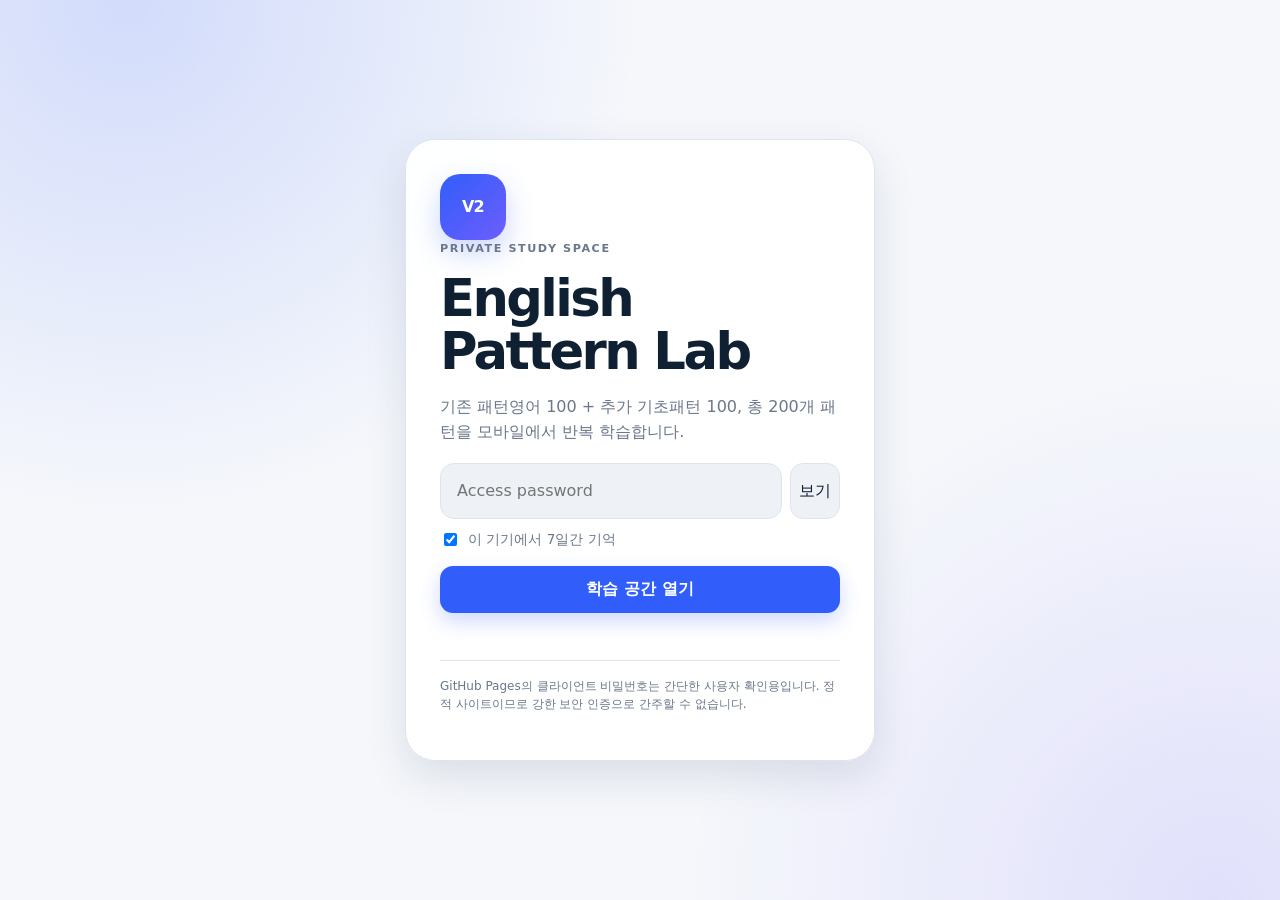
<file: index.html>
<!doctype html><html lang="ko"><head><meta charset="utf-8"><meta name="viewport" content="width=device-width,initial-scale=1,viewport-fit=cover"><meta name="theme-color" content="#10264f"><meta name="color-scheme" content="light dark"><meta name="description" content="영어회화 패턴 200개를 학습하는 모바일 PWA"><link rel="manifest" href="manifest.webmanifest"><link rel="icon" href="icon.svg" type="image/svg+xml"><link rel="stylesheet" href="styles.css"><title>English Pattern Lab V2</title></head><body>
<noscript><div style="padding:24px">JavaScript가 필요합니다.</div></noscript>
<section id="auth" class="auth"><div class="auth-card"><div class="logo">V2</div><p class="eyebrow">PRIVATE STUDY SPACE</p><h1>English Pattern Lab</h1><p>기존 패턴영어 100 + 추가 기초패턴 100, 총 200개 패턴을 모바일에서 반복 학습합니다.</p><form id="authForm"><div class="pwrow"><input id="pw" type="password" autocomplete="current-password" placeholder="Access password" required><button class="icon" id="pwToggle" type="button">보기</button></div><label class="check"><input id="remember" type="checkbox" checked> 이 기기에서 7일간 기억</label><button class="btn primary" style="width:100%;margin-top:8px">학습 공간 열기</button><p id="authMsg" class="tiny" style="color:var(--bad);min-height:1.2em"></p></form><p class="security">GitHub Pages의 클라이언트 비밀번호는 간단한 사용자 확인용입니다. 정적 사이트이므로 강한 보안 인증으로 간주할 수 없습니다.</p></div></section>
<div id="shell" class="shell hide"><header class="topbar"><div class="brand"><button class="logo" data-nav="home" style="border:0">V2</button><div><strong>English Pattern Lab</strong><small id="subtitle">200 lessons · 2 courses</small></div></div><div class="topactions"><button id="install" class="btn ghost wide hide">앱 설치</button><button id="randomBtn" class="icon" title="랜덤 학습">⤨</button><button id="settingsBtn" class="icon" title="설정">⚙</button></div></header>
<main id="main" class="main"><section class="view active" data-view="home" id="home"></section><section class="view" data-view="learn" id="learn"></section><section class="view" data-view="cards" id="cards"></section><section class="view" data-view="quiz" id="quiz"></section><section class="view" data-view="library" id="library"></section><section class="view" data-view="stats" id="stats"></section></main>
<nav class="bottom"><button data-nav="home" class="active"><b>⌂</b><small>홈</small></button><button data-nav="learn"><b>▤</b><small>학습</small></button><button data-nav="cards"><b>◫</b><small>카드</small></button><button data-nav="quiz"><b>✓</b><small>퀴즈</small></button><button data-nav="library"><b>⌕</b><small>표현</small></button></nav></div>
<dialog id="settings" class="dialog"><div class="dialog-head"><div><p class="eyebrow">PREFERENCES</p><b>학습 설정</b></div><button class="icon" onclick="this.closest('dialog').close()">✕</button></div><div id="settingsBody" class="dialog-body"></div></dialog>
<dialog id="speech" class="dialog"><div class="dialog-head"><div><p class="eyebrow">SPEAKING PRACTICE</p><b>말하기 연습</b></div><button class="icon" onclick="this.closest('dialog').close()">✕</button></div><div id="speechBody" class="dialog-body"></div></dialog>
<div id="toast" class="toast"></div><input id="importFile" type="file" accept="application/json" class="hide">
<script src="data.js"></script><script src="app.js"></script></body></html>
</file>
<file: styles.css>
:root{--bg:#f5f7fb;--surface:#fff;--surface2:#eef2f7;--text:#102033;--muted:#6b778a;--line:#dce4ee;--accent:#315efb;--accent2:#6d5dfc;--good:#14855d;--warn:#b56b00;--bad:#bd3d46;--shadow:0 16px 42px rgba(33,49,72,.12);--radius:22px;--fs:1;--safe:env(safe-area-inset-bottom,0px)}
:root[data-theme="dark"]{--bg:#09111f;--surface:#111c2d;--surface2:#18263b;--text:#edf3ff;--muted:#9aa9bd;--line:#2a3a52;--accent:#76a3ff;--accent2:#9d8cff;--good:#54d29c;--warn:#f1b45d;--bad:#ff8f99;--shadow:0 18px 50px rgba(0,0,0,.34)}
*{box-sizing:border-box}html{font-size:calc(16px*var(--fs));scroll-behavior:smooth}body{margin:0;background:var(--bg);color:var(--text);font-family:Inter,ui-sans-serif,system-ui,-apple-system,BlinkMacSystemFont,"Segoe UI","Noto Sans KR",Arial,sans-serif;line-height:1.55;-webkit-font-smoothing:antialiased}button,input,select,textarea{font:inherit;color:inherit}button{cursor:pointer}.hide{display:none!important}.muted{color:var(--muted)}.tiny{font-size:.75rem}.eyebrow{font-size:.7rem;letter-spacing:.14em;font-weight:850;color:var(--accent);text-transform:uppercase;margin:0 0 6px}.pill{display:inline-flex;align-items:center;gap:5px;padding:5px 9px;border-radius:999px;background:var(--surface2);border:1px solid var(--line);font-size:.72rem;color:var(--muted)}.pill.blue{color:var(--accent);background:color-mix(in srgb,var(--accent) 10%,var(--surface))}
.auth{min-height:100dvh;display:grid;place-items:center;padding:24px;background:radial-gradient(circle at 10% 0%,rgba(49,94,251,.18),transparent 35%),radial-gradient(circle at 95% 100%,rgba(109,93,252,.15),transparent 35%),var(--bg)}.auth-card{width:min(100%,470px);padding:34px;border:1px solid var(--line);border-radius:30px;background:color-mix(in srgb,var(--surface) 95%,transparent);box-shadow:var(--shadow);backdrop-filter:blur(16px)}.logo{width:66px;height:66px;border-radius:20px;display:grid;place-items:center;background:linear-gradient(135deg,var(--accent),var(--accent2));color:#fff;font-weight:900;letter-spacing:-.04em;box-shadow:0 12px 28px rgba(49,94,251,.25)}.auth h1{font-size:clamp(2rem,8vw,3.2rem);line-height:1.05;letter-spacing:-.05em;margin:14px 0 10px}.auth p{color:var(--muted)}.pwrow{display:flex;gap:8px;margin:18px 0 10px}.pwrow input{flex:1;min-width:0;padding:15px 16px;border:1px solid var(--line);border-radius:14px;background:var(--surface2);outline:none}.pwrow input:focus{border-color:var(--accent);box-shadow:0 0 0 4px color-mix(in srgb,var(--accent) 12%,transparent)}.check{display:flex;gap:8px;align-items:center;color:var(--muted);font-size:.85rem;margin:8px 0}.security{border-top:1px solid var(--line);padding-top:16px;margin-top:20px!important;font-size:.75rem}
.btn,.icon,.chip{border:0;border-radius:13px;min-height:44px}.btn{padding:10px 16px;font-weight:780;background:var(--surface2);border:1px solid var(--line)}.btn.primary{background:var(--accent);color:#fff;border-color:transparent;box-shadow:0 8px 20px color-mix(in srgb,var(--accent) 24%,transparent)}.btn.ghost{background:transparent}.btn.good{color:var(--good)}.btn.bad{color:var(--bad)}.icon{min-width:44px;padding:8px;background:var(--surface2);border:1px solid var(--line)}.chip{padding:7px 11px;background:var(--surface);border:1px solid var(--line);color:var(--muted);min-height:36px}.chip.active{border-color:var(--accent);color:var(--accent);background:color-mix(in srgb,var(--accent) 8%,var(--surface))}
.shell{min-height:100dvh}.topbar{height:66px;position:sticky;top:0;z-index:20;display:flex;align-items:center;justify-content:space-between;padding:9px max(14px,calc((100vw - 1240px)/2));background:color-mix(in srgb,var(--bg) 84%,transparent);backdrop-filter:blur(18px);border-bottom:1px solid color-mix(in srgb,var(--line) 74%,transparent)}.brand{display:flex;gap:10px;align-items:center}.brand .logo{width:39px;height:39px;border-radius:13px;font-size:.72rem}.brand strong{display:block;line-height:1.1}.brand small{color:var(--muted);font-size:.68rem}.topactions{display:flex;gap:7px}.main{width:min(1240px,100%);margin:auto;padding:22px 18px 104px}.view{display:none}.view.active{display:block;animation:up .2s ease}@keyframes up{from{opacity:.45;transform:translateY(5px)}to{opacity:1;transform:none}}
.bottom{position:fixed;left:50%;bottom:max(8px,var(--safe));z-index:30;transform:translateX(-50%);width:min(600px,calc(100% - 16px));display:grid;grid-template-columns:repeat(5,1fr);gap:4px;padding:7px;border:1px solid var(--line);border-radius:22px;background:color-mix(in srgb,var(--surface) 92%,transparent);box-shadow:var(--shadow);backdrop-filter:blur(18px)}.bottom button{border:0;background:transparent;color:var(--muted);border-radius:15px;min-height:52px;display:grid;place-items:center;align-content:center;gap:1px}.bottom button.active{background:var(--surface2);color:var(--accent)}.bottom b{font-size:1.1rem;line-height:1}.bottom small{font-size:.67rem;font-weight:750}
.hero{display:grid;grid-template-columns:1.25fr .75fr;gap:18px}.hero-main{border-radius:28px;padding:30px;min-height:275px;color:white;background:linear-gradient(140deg,#0d2248,#1d3f7d 58%,#5a56c9);position:relative;overflow:hidden}.hero-main:after{content:"";position:absolute;right:-65px;top:-65px;width:250px;height:250px;border-radius:50%;border:1px solid rgba(255,255,255,.18);box-shadow:0 0 0 36px rgba(255,255,255,.04),0 0 0 72px rgba(255,255,255,.03)}.hero h1{font-size:clamp(2.3rem,5vw,4.4rem);line-height:1;letter-spacing:-.055em;margin:10px 0 14px;max-width:700px}.hero-main p{max-width:650px;color:#dce8ff}.hero-actions{display:flex;flex-wrap:wrap;gap:8px;margin-top:22px}.hero-main .btn{background:rgba(255,255,255,.13);border-color:rgba(255,255,255,.22);color:#fff}.hero-main .btn.primary{background:#fff;color:#14336a}.hero-side{display:grid;grid-template-columns:1fr 1fr;gap:10px}.metric,.panel,.course-card,.lesson-card,.expr-card{background:var(--surface);border:1px solid var(--line);border-radius:var(--radius);box-shadow:0 8px 24px rgba(42,57,78,.05)}.metric{padding:18px}.metric strong{display:block;font-size:1.8rem;letter-spacing:-.04em}.metric span{font-size:.76rem;color:var(--muted)}.section-head{display:flex;justify-content:space-between;align-items:end;gap:12px;margin:28px 0 12px}.section-head h2{margin:0;font-size:1.2rem;letter-spacing:-.025em}.section-head p{margin:4px 0 0;color:var(--muted);font-size:.8rem}.grid2{display:grid;grid-template-columns:repeat(2,1fr);gap:12px}.course-card{padding:20px;position:relative;overflow:hidden}.course-card h3{margin:9px 0 5px;font-size:1.25rem}.course-card p{color:var(--muted);font-size:.82rem}.course-card .progress{margin:16px 0 10px}.course-badge{display:inline-flex;padding:5px 9px;border-radius:999px;font-size:.7rem;background:color-mix(in srgb,var(--accent) 9%,var(--surface2));color:var(--accent);font-weight:800}.progress{height:8px;background:var(--surface2);border-radius:99px;overflow:hidden}.progress>i{display:block;height:100%;background:linear-gradient(90deg,var(--accent),var(--accent2));border-radius:inherit}
.toolbar{position:sticky;top:76px;z-index:12;display:flex;flex-wrap:wrap;gap:8px;padding:8px;background:color-mix(in srgb,var(--bg) 86%,transparent);backdrop-filter:blur(12px);border-radius:16px}.search{flex:1;min-width:220px;display:flex;align-items:center;gap:8px;padding:0 12px;border:1px solid var(--line);border-radius:13px;background:var(--surface)}.search input{width:100%;border:0;outline:0;background:transparent;min-height:43px}.toolbar select{border:1px solid var(--line);border-radius:12px;background:var(--surface);padding:0 11px;min-height:43px}
.learn-layout{display:grid;grid-template-columns:350px 1fr;gap:16px;align-items:start}.lesson-list{display:grid;gap:8px;max-height:calc(100dvh - 160px);overflow:auto;padding-right:3px}.lesson-item{width:100%;text-align:left;padding:13px 14px;border:1px solid var(--line);border-radius:16px;background:var(--surface);display:grid;grid-template-columns:42px 1fr auto;gap:10px;align-items:center}.lesson-item.active{border-color:var(--accent);box-shadow:0 0 0 3px color-mix(in srgb,var(--accent) 8%,transparent)}.lesson-no{width:38px;height:38px;border-radius:12px;background:var(--surface2);display:grid;place-items:center;color:var(--muted);font-size:.75rem;font-weight:800}.lesson-item b{display:block;font-size:.9rem}.lesson-item small{color:var(--muted);font-size:.7rem}.status-dot{width:9px;height:9px;border-radius:50%;background:var(--line)}.status-dot.learning{background:var(--warn)}.status-dot.mastered{background:var(--good)}
.lesson-detail{padding:24px}.detail-top{display:flex;justify-content:space-between;gap:16px}.pattern{font-size:clamp(2rem,5vw,3.7rem);line-height:1.06;letter-spacing:-.05em;margin:8px 0}.meaning{font-size:1.06rem;color:var(--muted);margin:0 0 12px}.tags{display:flex;gap:6px;flex-wrap:wrap}.actionbar{display:flex;gap:7px;flex-wrap:wrap;margin:18px 0}.tabs{display:flex;gap:6px;border-bottom:1px solid var(--line);margin:18px 0 0;overflow:auto}.tabs button{white-space:nowrap;border:0;background:transparent;padding:11px 12px;color:var(--muted);font-weight:750;border-bottom:2px solid transparent}.tabs button.active{color:var(--accent);border-bottom-color:var(--accent)}.tabbody{padding-top:14px}.example-list{display:grid;gap:9px}.example{display:grid;grid-template-columns:1fr auto;gap:12px;padding:14px;border:1px solid var(--line);border-radius:16px;background:var(--surface2)}.example b{display:block;font-size:1rem}.example p{margin:4px 0 0;color:var(--muted);font-size:.78rem}.ex-actions{display:flex;gap:6px;align-items:start}.source{font-size:.68rem;color:var(--muted);margin-top:6px}.vocab-grid{display:grid;grid-template-columns:repeat(2,1fr);gap:8px}.vocab{padding:13px;border:1px solid var(--line);border-radius:15px;background:var(--surface2)}.vocab b{display:block}.vocab span{font-size:.75rem;color:var(--muted)}.dialogue{padding:18px;border-radius:18px;background:var(--surface2);display:grid;gap:8px}.bubble{max-width:85%;padding:11px 13px;border-radius:15px;background:var(--surface);border:1px solid var(--line)}.bubble:nth-child(even){margin-left:auto;background:color-mix(in srgb,var(--accent) 8%,var(--surface));border-color:color-mix(in srgb,var(--accent) 24%,var(--line))}.notes{width:100%;min-height:130px;resize:vertical;border:1px solid var(--line);border-radius:15px;background:var(--surface2);padding:13px}
.flash-wrap{max-width:780px;margin:auto}.flash{perspective:1000px;min-height:390px}.flash-inner{position:relative;min-height:390px;transform-style:preserve-3d;transition:.42s}.flash.flipped .flash-inner{transform:rotateY(180deg)}.face{position:absolute;inset:0;backface-visibility:hidden;border:1px solid var(--line);border-radius:28px;background:var(--surface);box-shadow:var(--shadow);display:flex;flex-direction:column;align-items:center;justify-content:center;text-align:center;padding:34px}.back{transform:rotateY(180deg)}.face h2{font-size:clamp(2rem,8vw,4.4rem);letter-spacing:-.05em;margin:8px 0}.rating{display:grid;grid-template-columns:repeat(4,1fr);gap:8px;margin-top:12px}.rating button{padding:11px 6px;border:1px solid var(--line);border-radius:13px;background:var(--surface)}.rating button:first-child{color:var(--bad)}.rating button:last-child{color:var(--good)}
.quiz-shell{max-width:800px;margin:auto}.quiz-card{padding:24px}.quiz-q{font-size:clamp(1.6rem,5vw,3rem);line-height:1.15;letter-spacing:-.04em;margin:18px 0 22px}.choices{display:grid;gap:8px}.choice{padding:14px 15px;border:1px solid var(--line);border-radius:14px;background:var(--surface2);text-align:left}.choice.correct{border-color:var(--good);background:color-mix(in srgb,var(--good) 10%,var(--surface))}.choice.wrong{border-color:var(--bad);background:color-mix(in srgb,var(--bad) 10%,var(--surface))}.typing{display:flex;gap:8px}.typing input{flex:1;min-width:0;padding:14px;border:1px solid var(--line);border-radius:13px;background:var(--surface2)}
.library-list{display:grid;gap:8px}.expr-card{padding:13px 15px;display:grid;grid-template-columns:1fr auto;gap:10px}.expr-card b{display:block}.expr-card p{margin:3px 0;color:var(--muted);font-size:.78rem}.pager{display:flex;justify-content:center;align-items:center;gap:8px;margin:18px 0}.stats-grid{display:grid;grid-template-columns:repeat(4,1fr);gap:10px}.stat{padding:18px}.stat strong{display:block;font-size:1.7rem}.stat span{color:var(--muted);font-size:.75rem}.barrow{display:grid;grid-template-columns:130px 1fr 48px;gap:10px;align-items:center;margin:10px 0;font-size:.8rem}
.dialog{width:min(640px,calc(100% - 20px));max-height:88dvh;border:1px solid var(--line);border-radius:24px;padding:0;background:var(--surface);color:var(--text);box-shadow:var(--shadow)}.dialog::backdrop{background:rgba(3,9,20,.58);backdrop-filter:blur(4px)}.dialog-head{display:flex;justify-content:space-between;align-items:center;padding:17px;border-bottom:1px solid var(--line);position:sticky;top:0;background:var(--surface);z-index:2}.dialog-body{padding:18px;display:grid;gap:16px}.setting{display:flex;justify-content:space-between;gap:16px;align-items:center}.setting label{font-weight:750}.setting small{display:block;color:var(--muted)}.setting select,.setting input[type=number]{padding:8px;border:1px solid var(--line);border-radius:10px;background:var(--surface2);max-width:190px}.toast{position:fixed;left:50%;bottom:94px;z-index:99;transform:translate(-50%,18px);opacity:0;pointer-events:none;background:#111827;color:#fff;padding:11px 15px;border-radius:12px;box-shadow:var(--shadow);transition:.2s;max-width:calc(100% - 24px);font-size:.8rem}.toast.show{opacity:1;transform:translate(-50%,0)}.empty{padding:30px;text-align:center;border:1px dashed var(--line);border-radius:18px;color:var(--muted)}
.speech-target{padding:18px;background:var(--surface2);border-radius:16px;font-size:1.25rem;font-weight:800;text-align:center}.score{width:90px;height:90px;border-radius:50%;display:grid;place-items:center;margin:auto;background:conic-gradient(var(--accent) var(--p,0%),var(--surface2) 0);position:relative}.score:before{content:"";position:absolute;inset:8px;background:var(--surface);border-radius:50%}.score b{position:relative}
@media(max-width:900px){.hero{grid-template-columns:1fr}.hero-side{grid-template-columns:repeat(4,1fr)}.learn-layout{grid-template-columns:1fr}.lesson-list{max-height:320px;grid-template-columns:repeat(2,1fr)}.stats-grid{grid-template-columns:repeat(2,1fr)}}
@media(max-width:640px){.main{padding:14px 11px 92px}.topbar{height:58px;padding:7px 10px}.topactions .wide{display:none}.hero-main{padding:23px;min-height:250px}.hero h1{font-size:2.45rem}.hero-side{grid-template-columns:repeat(2,1fr)}.grid2{grid-template-columns:1fr}.toolbar{top:63px;margin:0 -3px}.search{min-width:100%}.lesson-list{grid-template-columns:1fr;max-height:300px}.lesson-detail{padding:18px}.detail-top{display:block}.pattern{font-size:2.35rem}.vocab-grid{grid-template-columns:1fr}.example{grid-template-columns:1fr}.ex-actions{justify-content:flex-end}.flash,.flash-inner{min-height:350px}.face{padding:22px;min-height:350px}.rating{grid-template-columns:repeat(2,1fr)}.stats-grid{grid-template-columns:1fr 1fr}.barrow{grid-template-columns:95px 1fr 35px}.bottom{width:calc(100% - 10px);bottom:max(5px,var(--safe));border-radius:18px}.bottom button{min-height:48px}.auth-card{padding:26px 20px}.section-head{align-items:flex-start;flex-direction:column}.dialog{width:calc(100% - 10px)}}
@media(prefers-reduced-motion:reduce){*{scroll-behavior:auto!important;transition:none!important;animation:none!important}}
</file>
